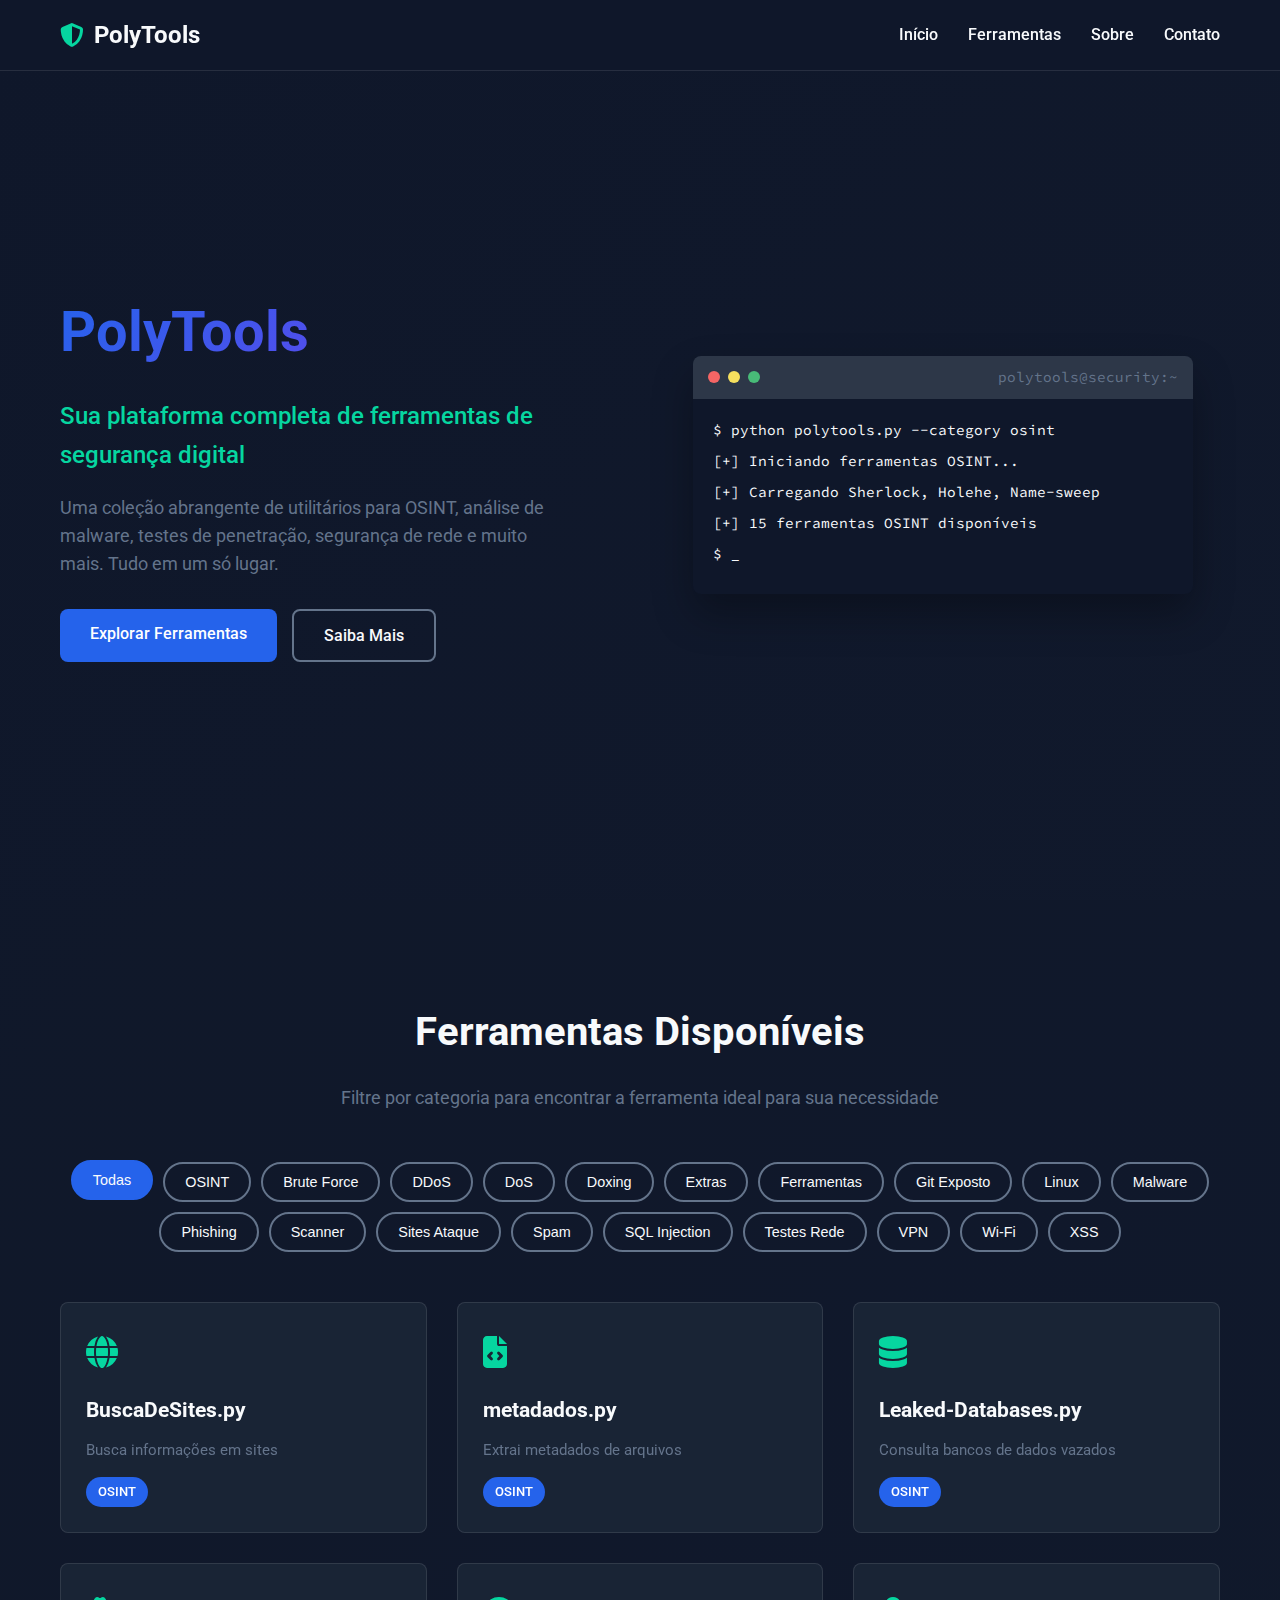
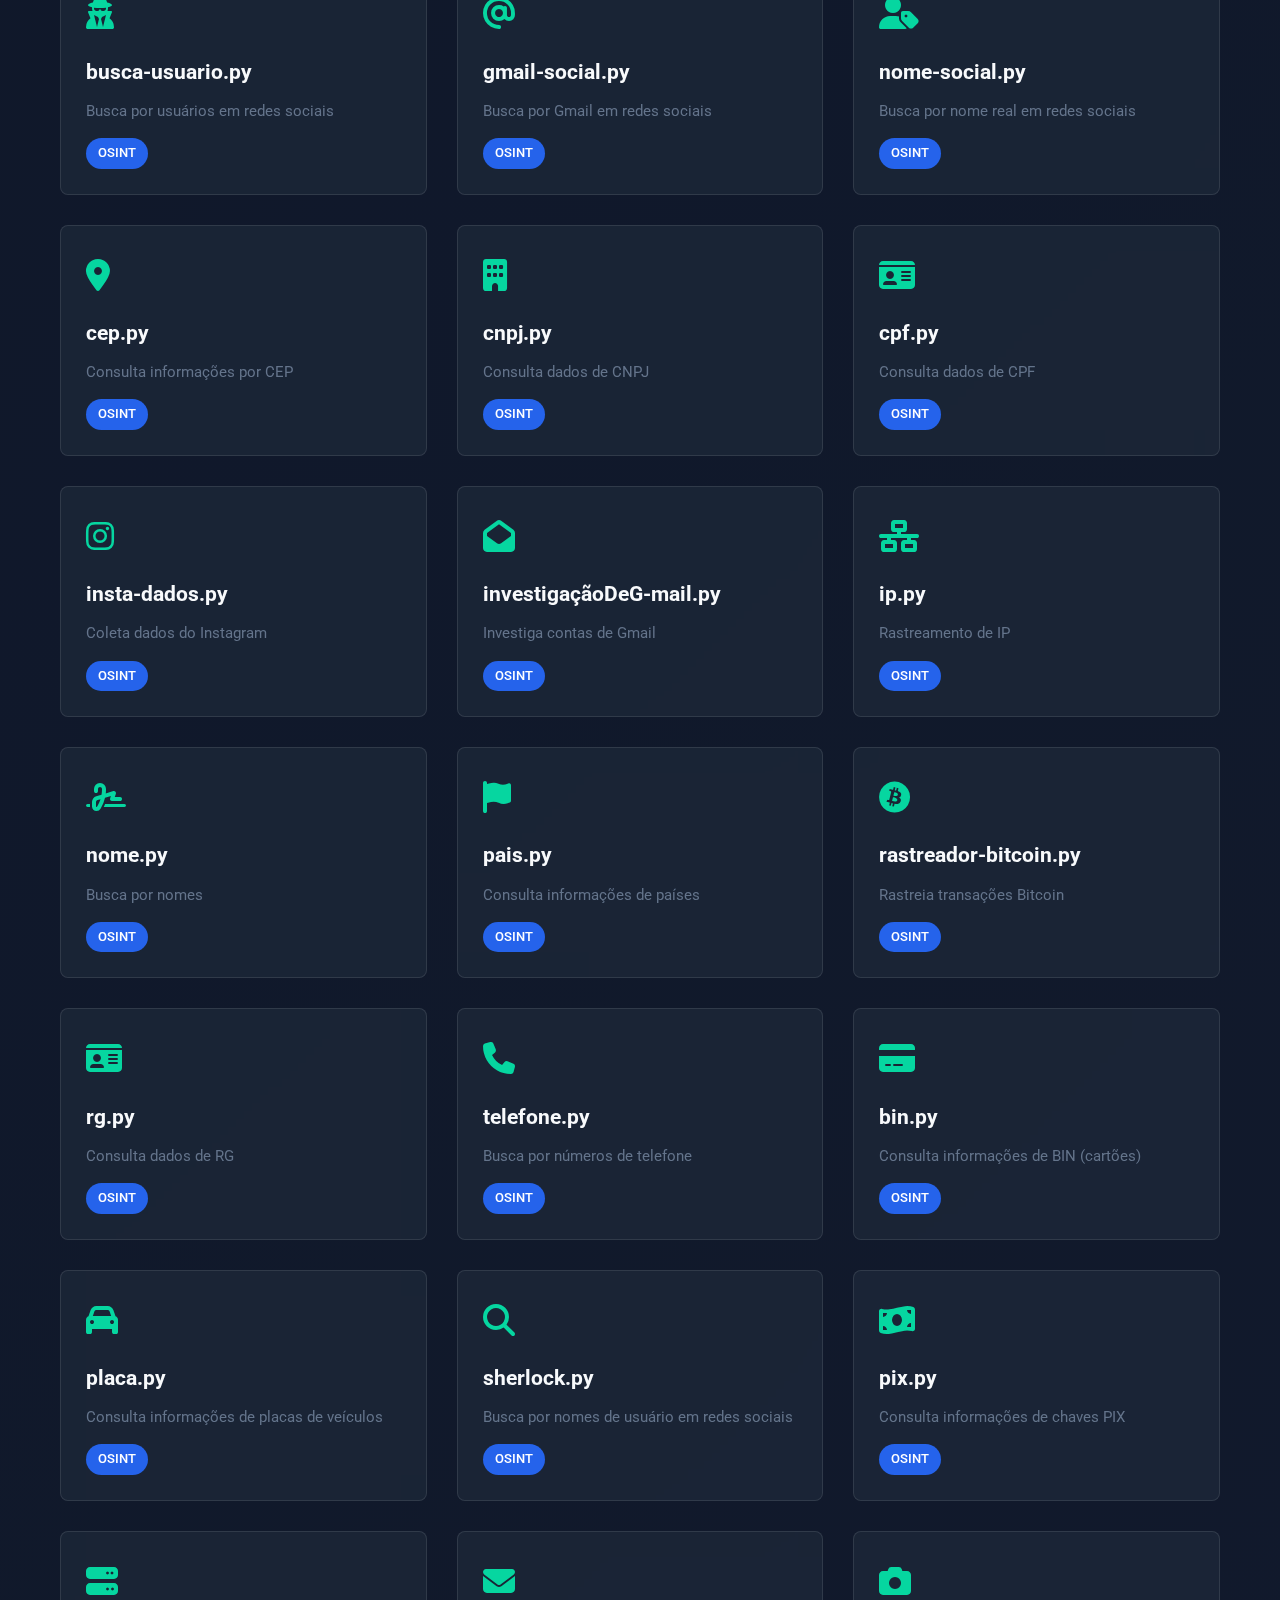
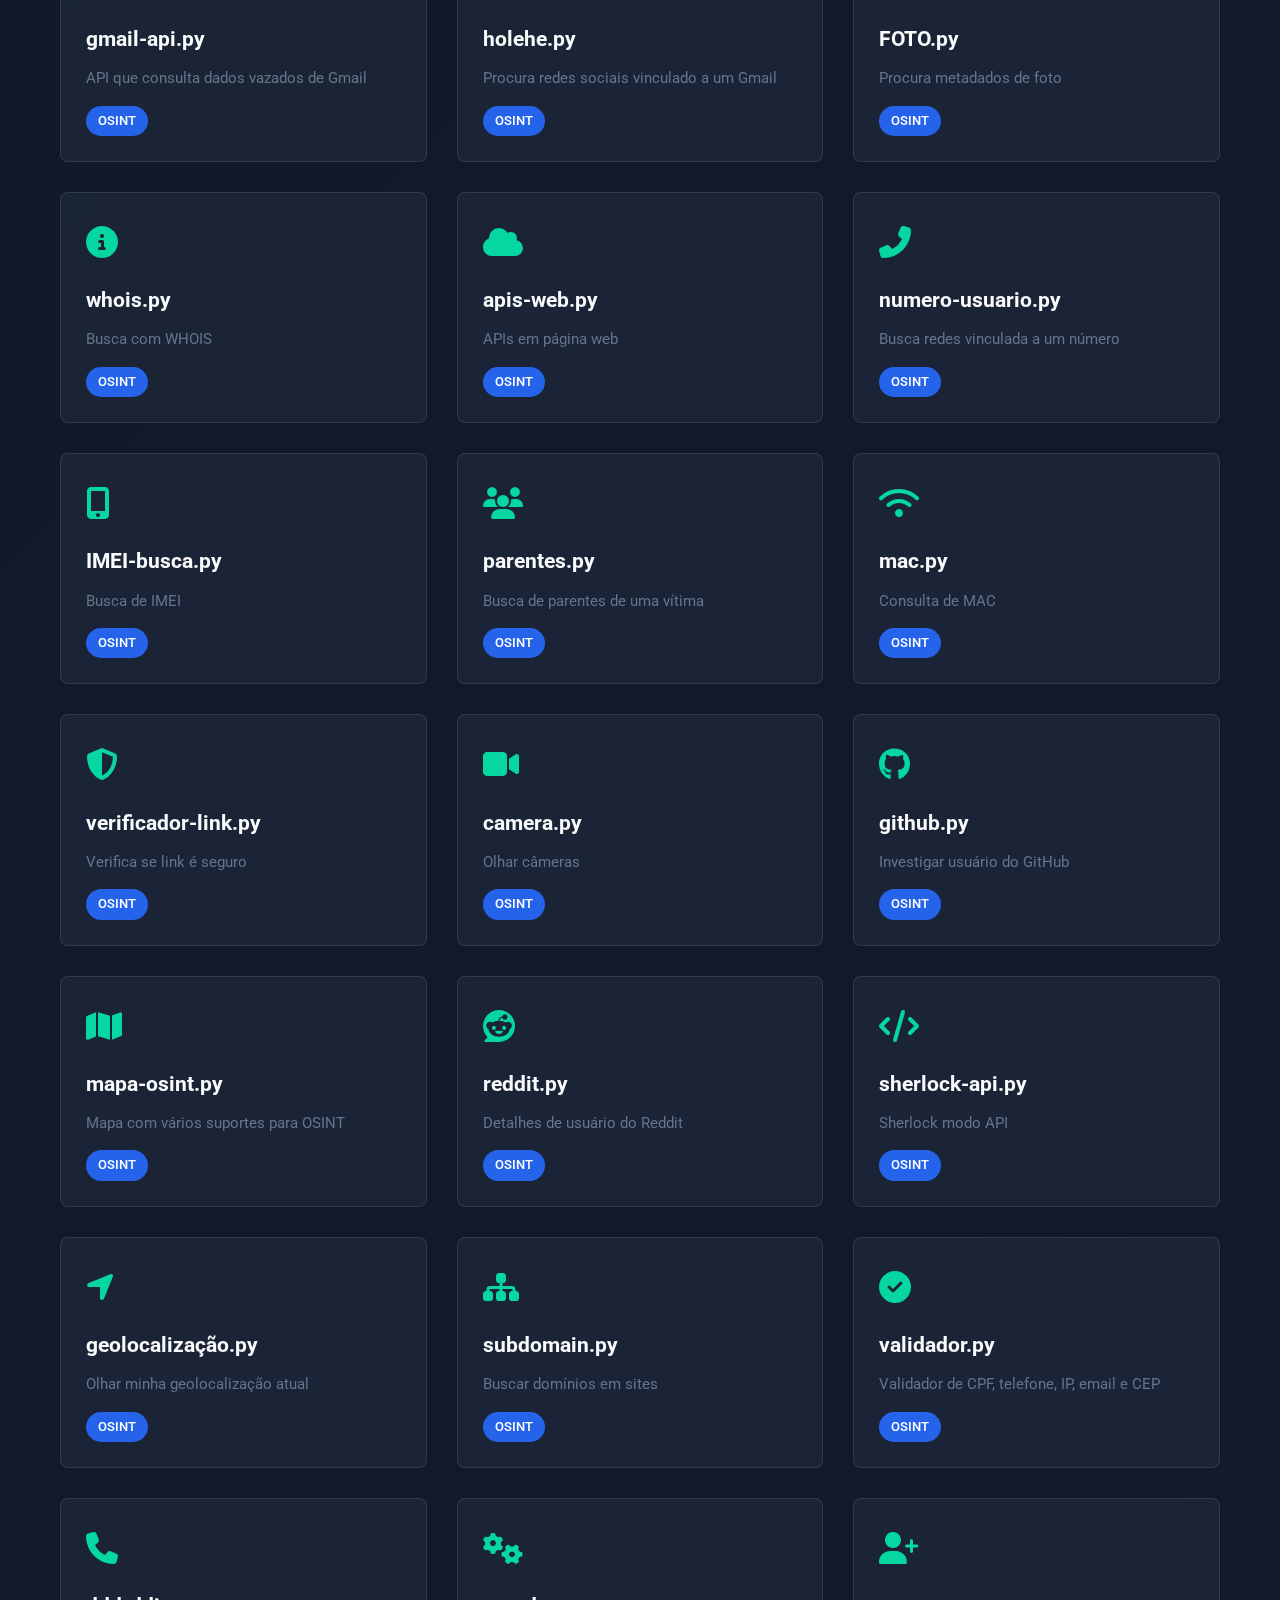
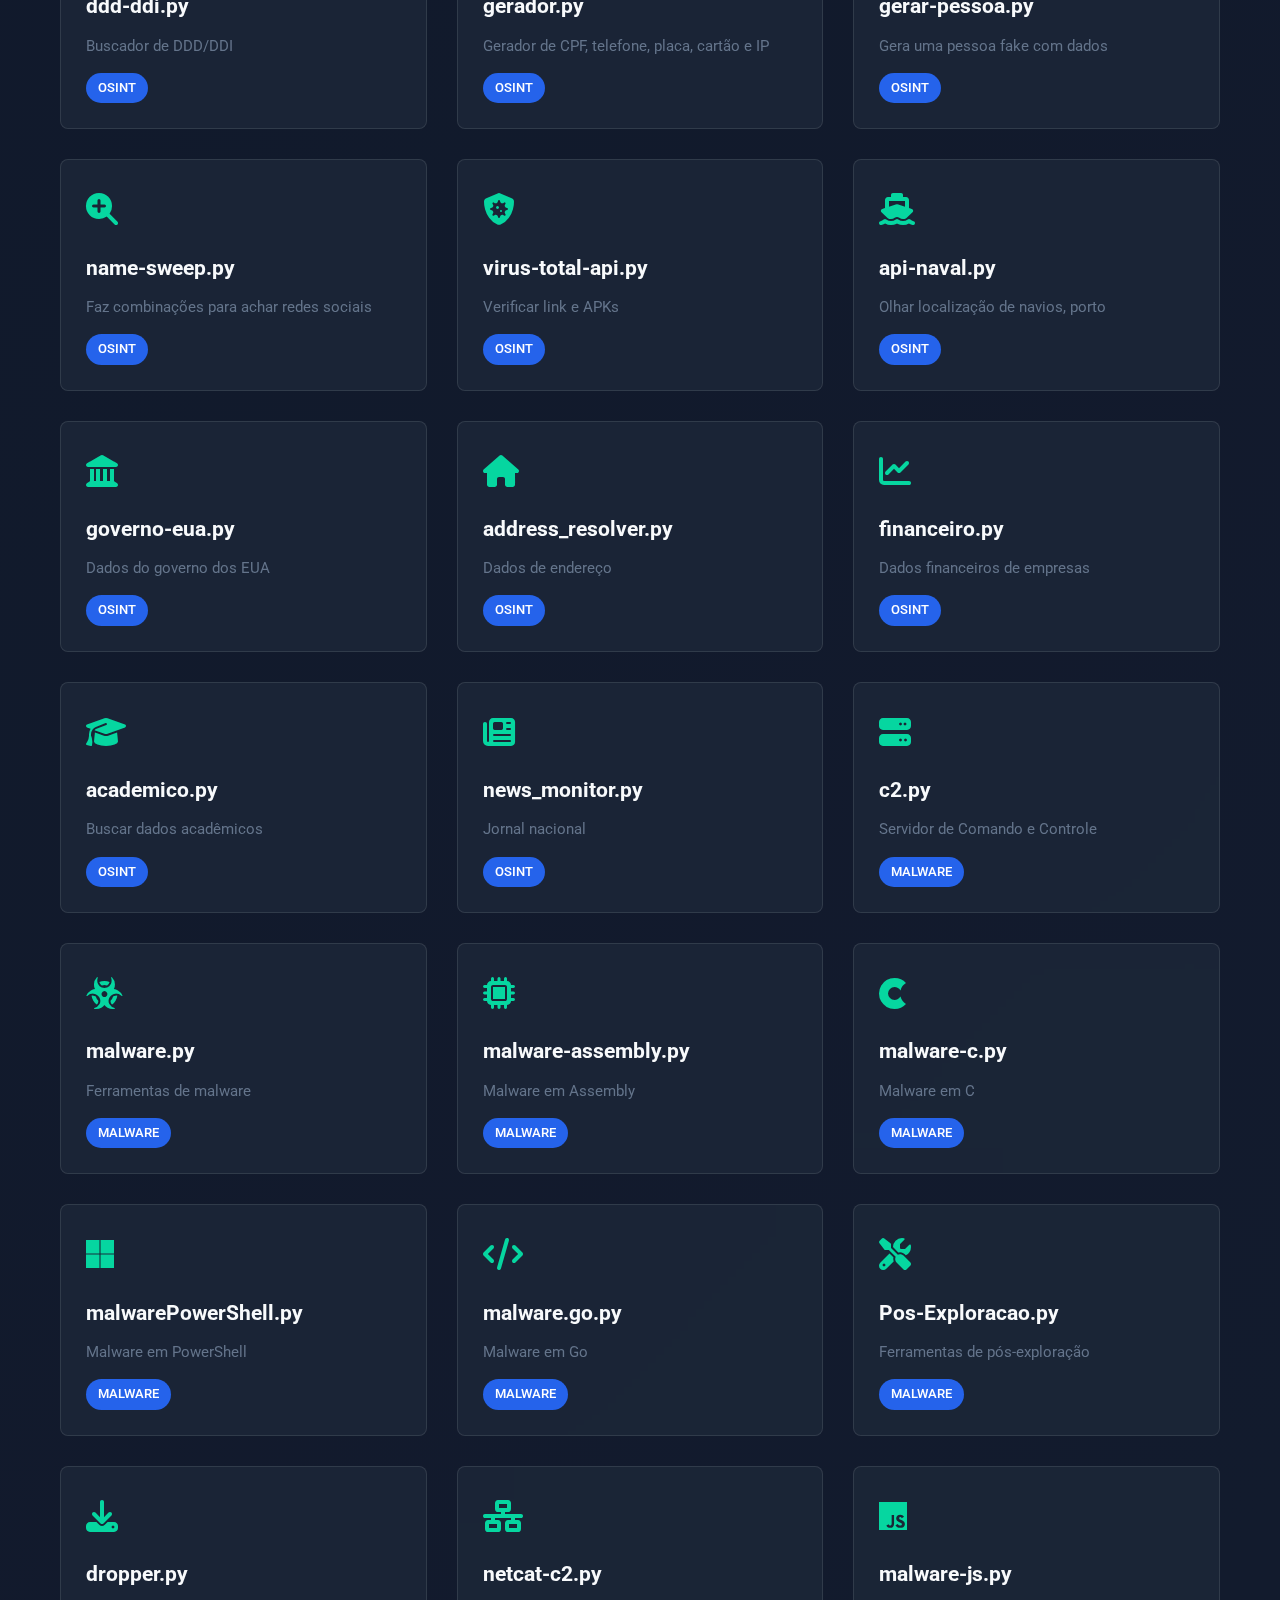
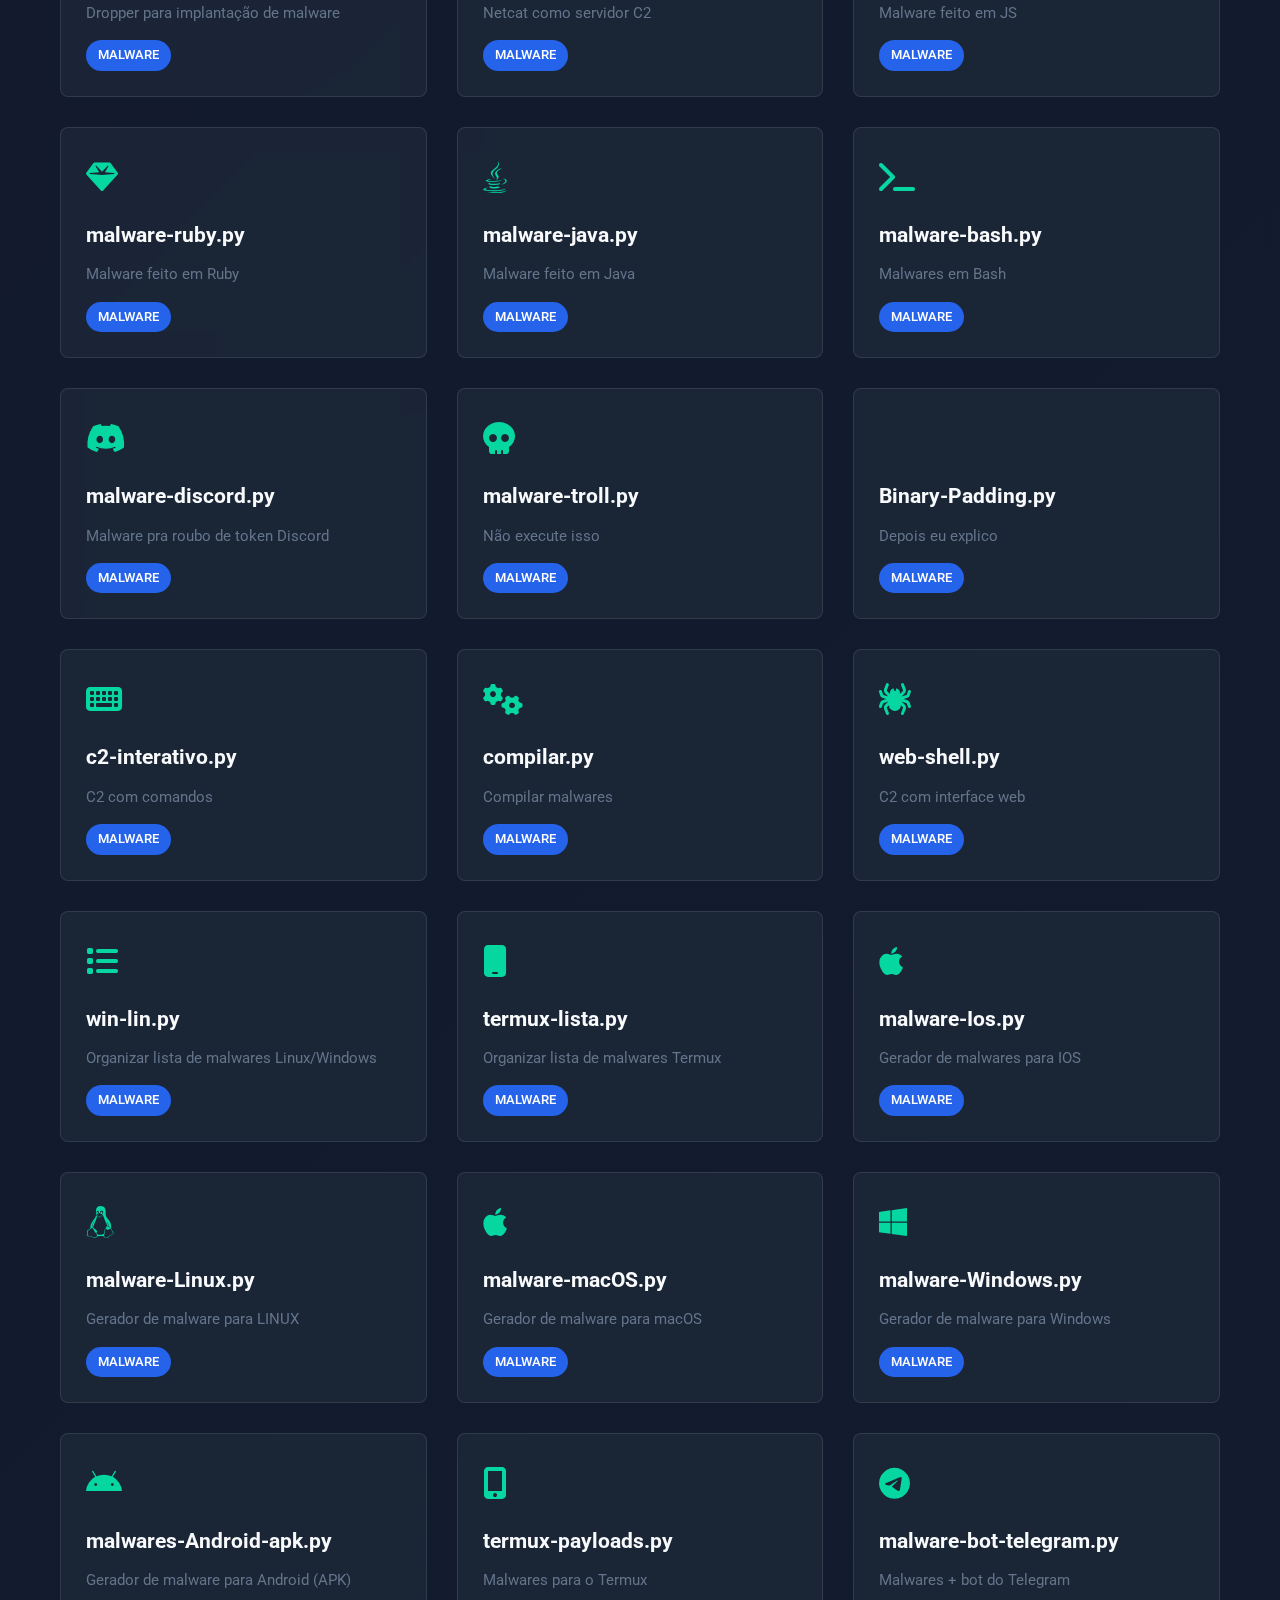
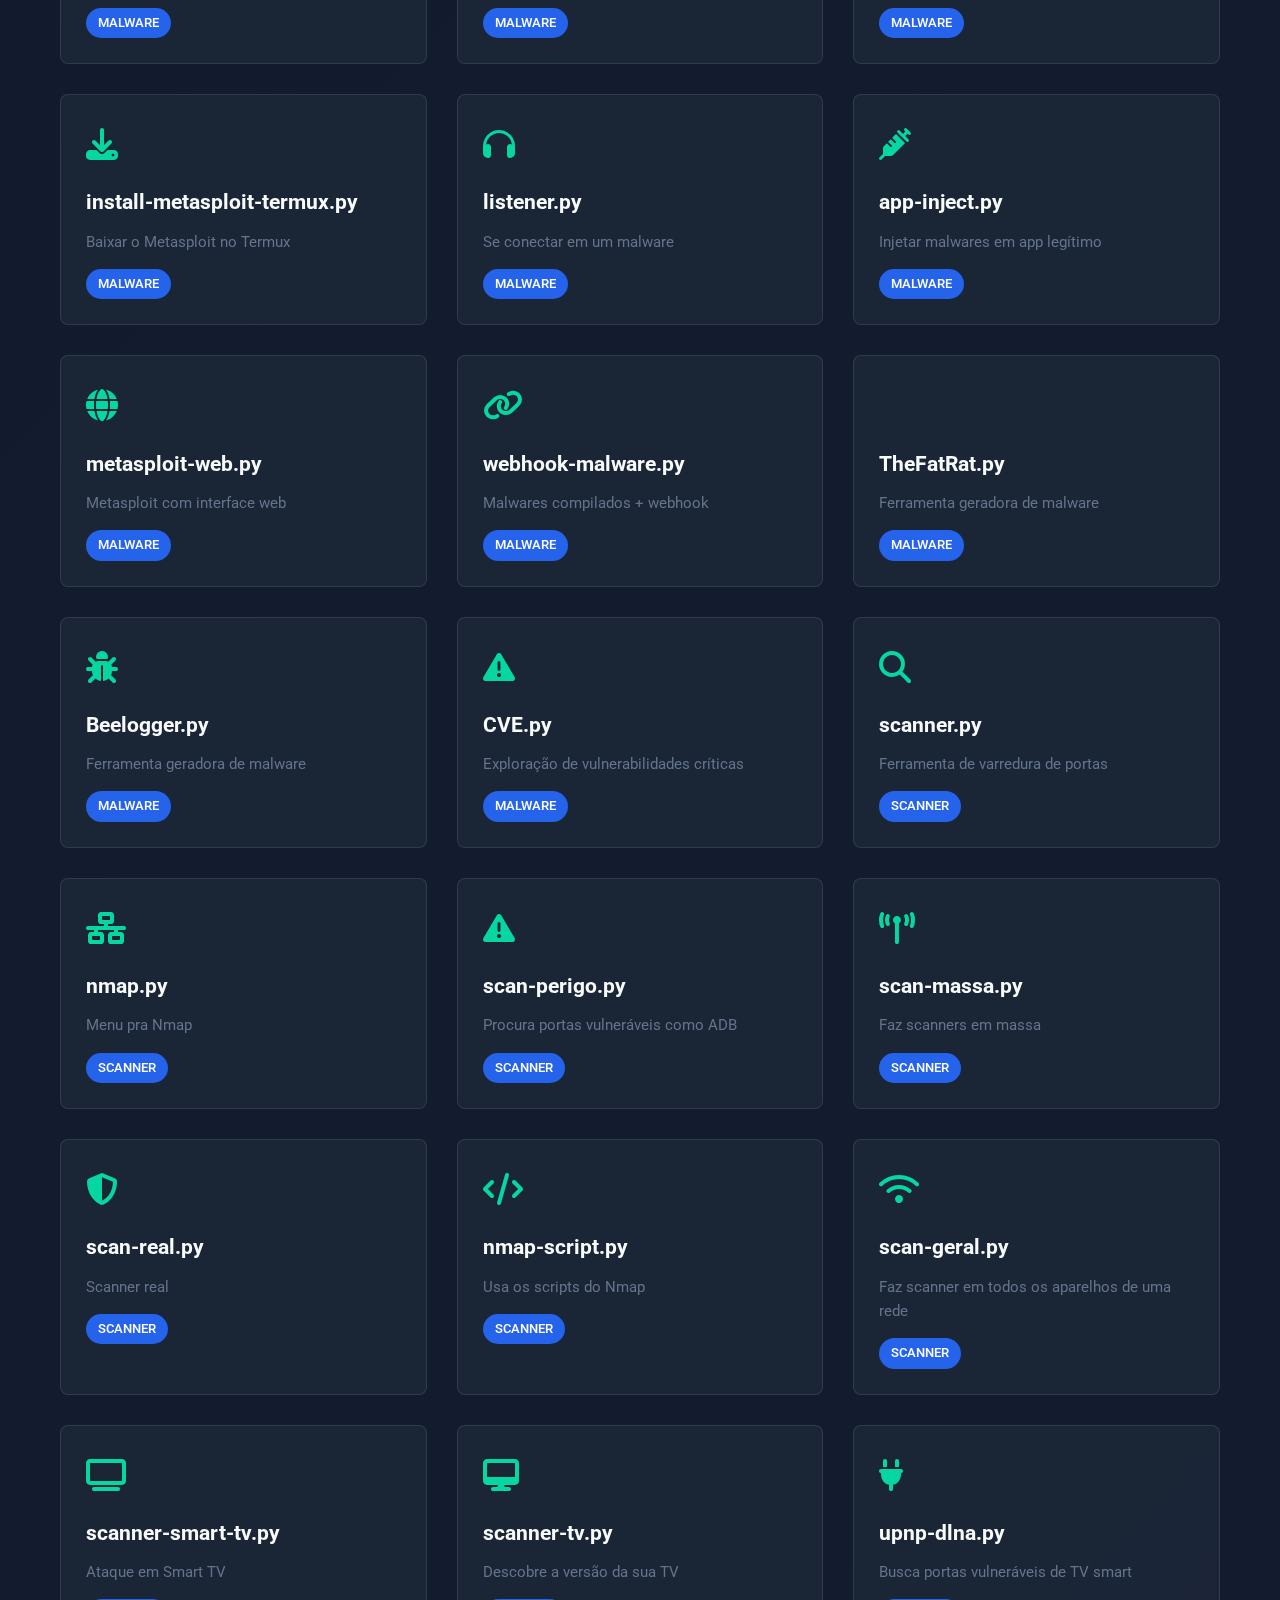
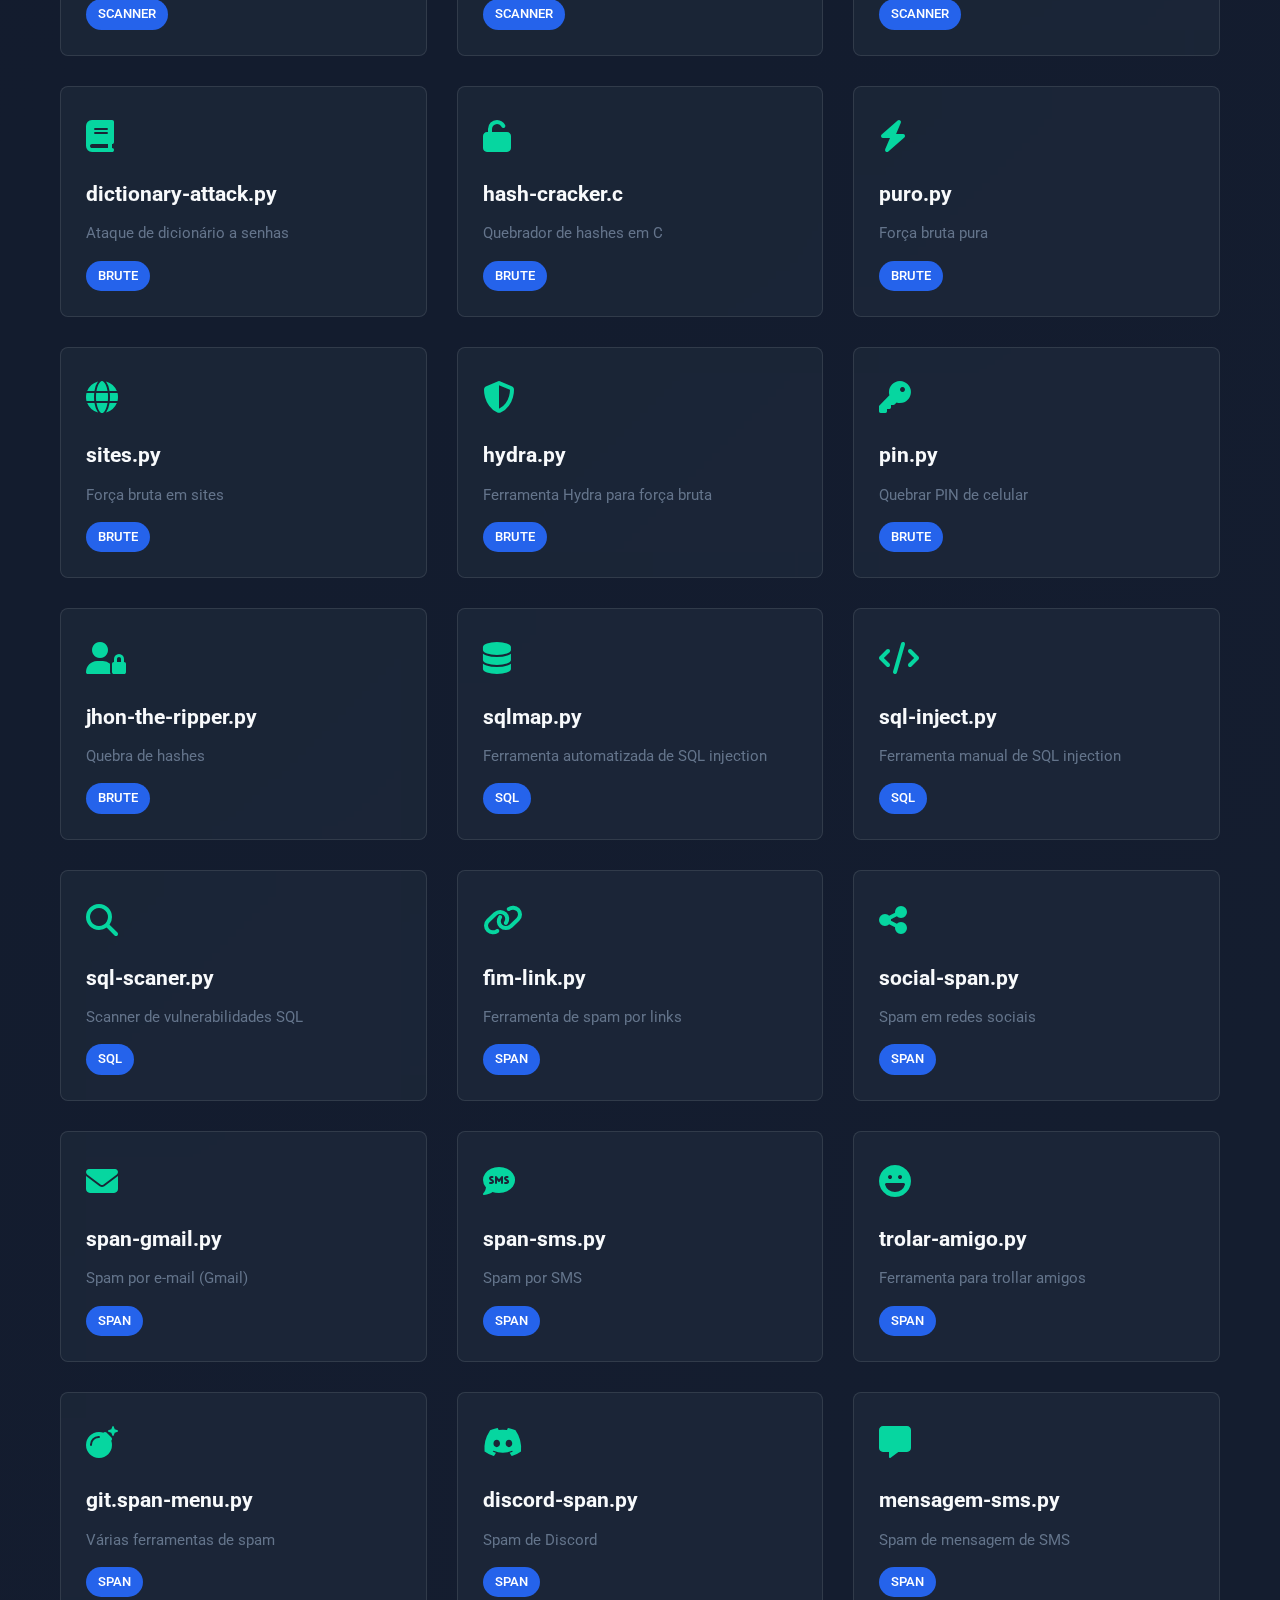
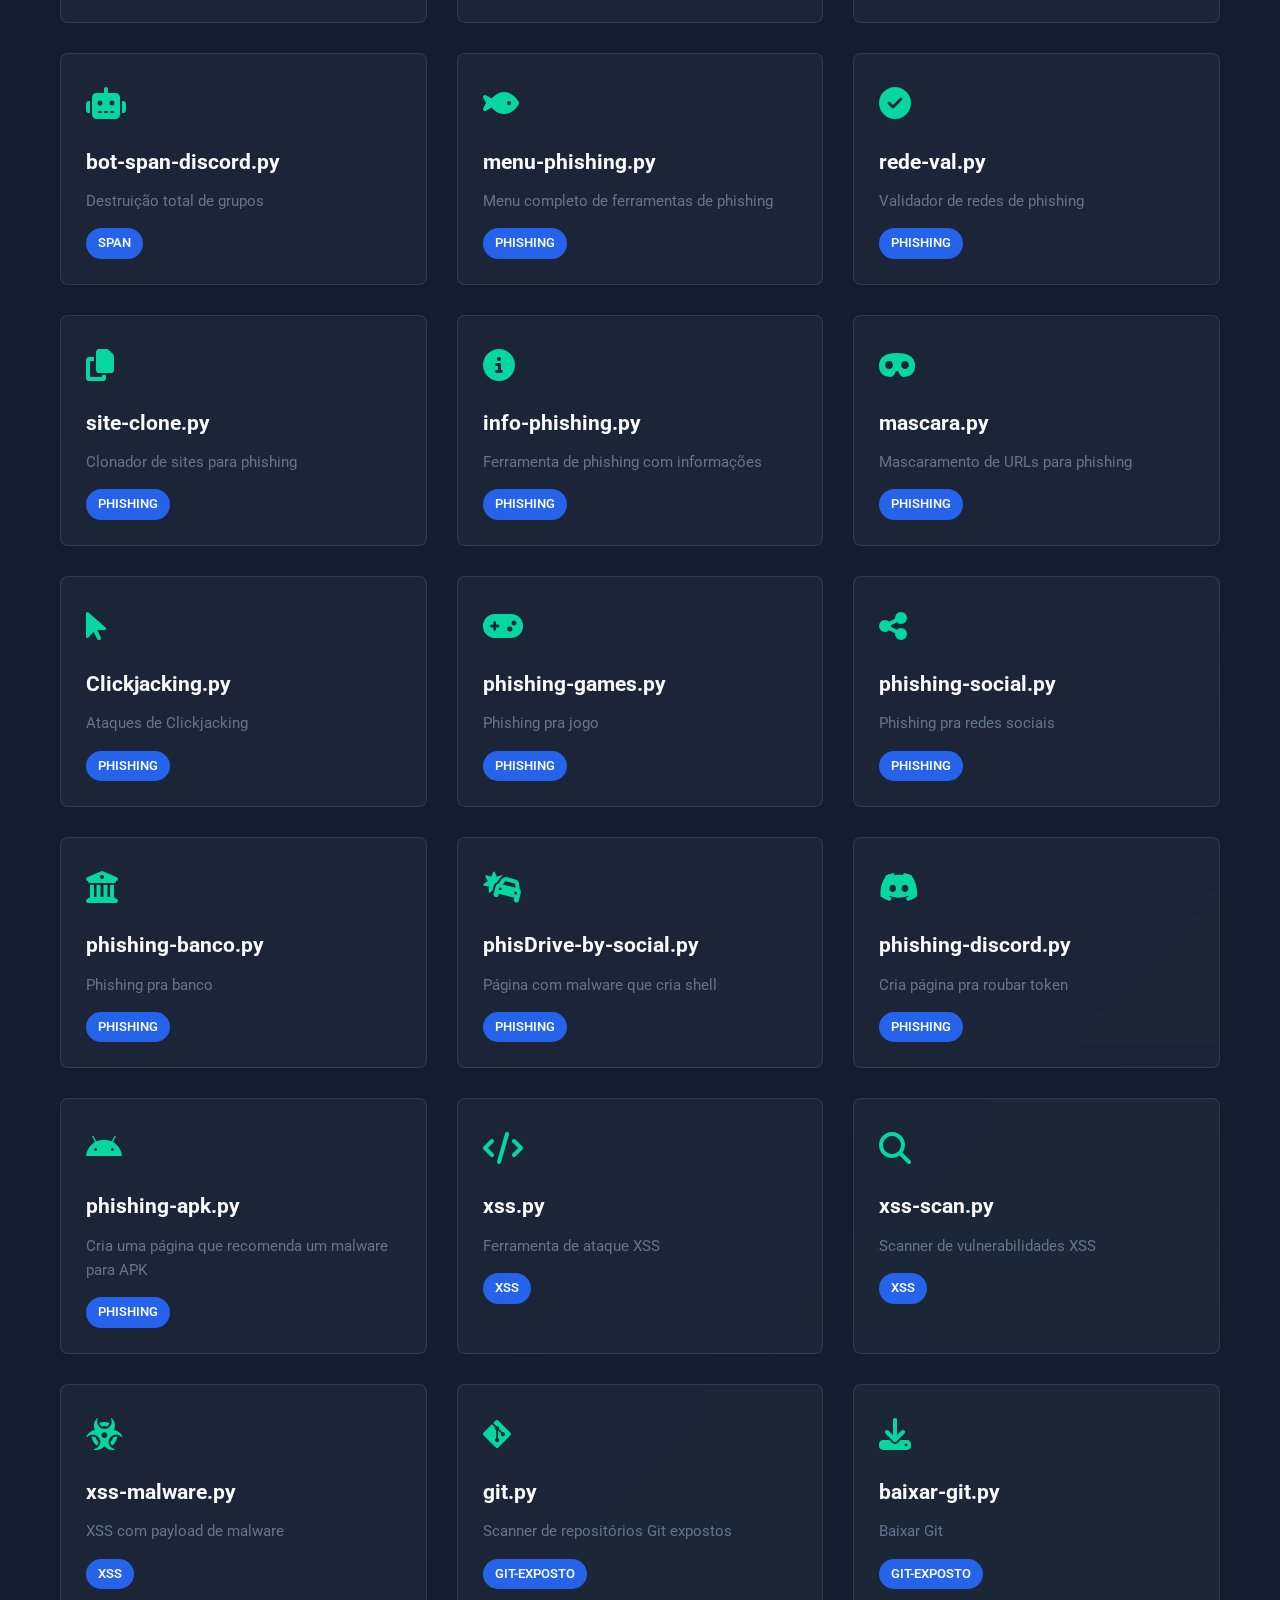
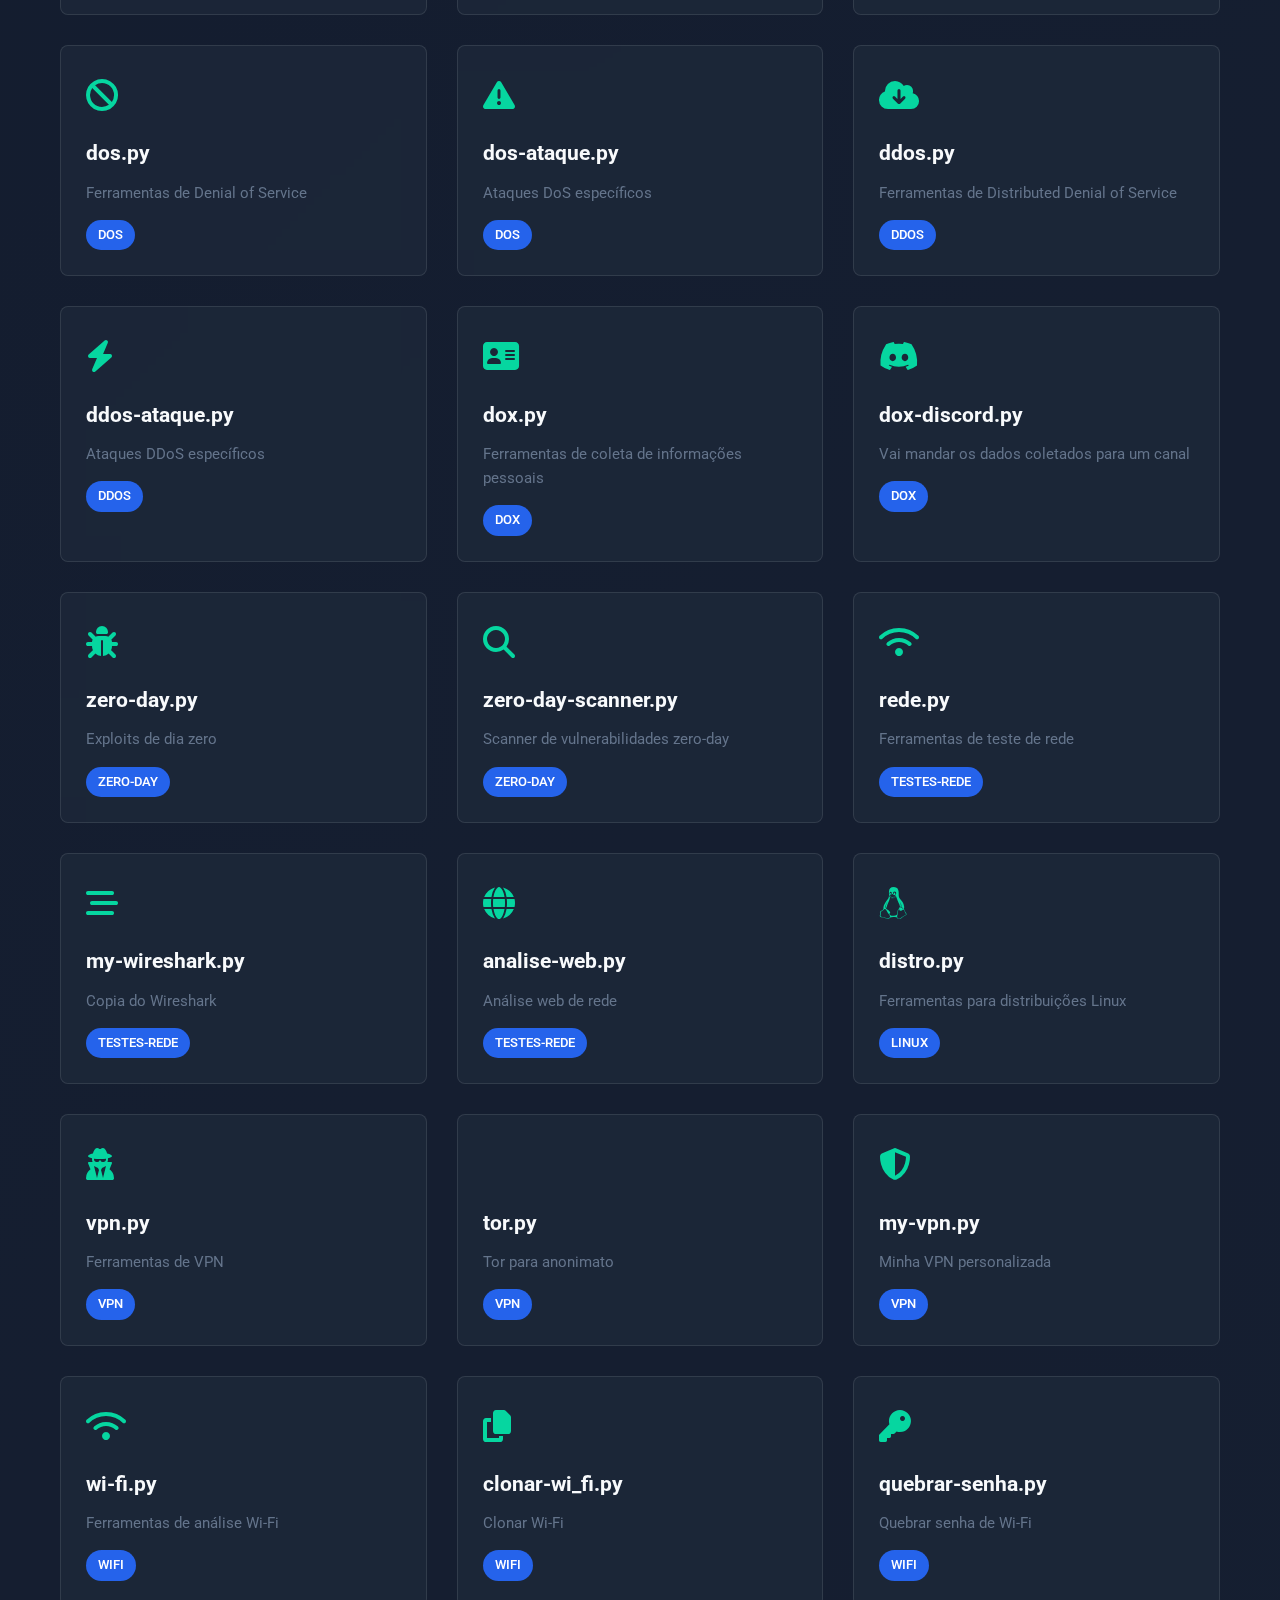
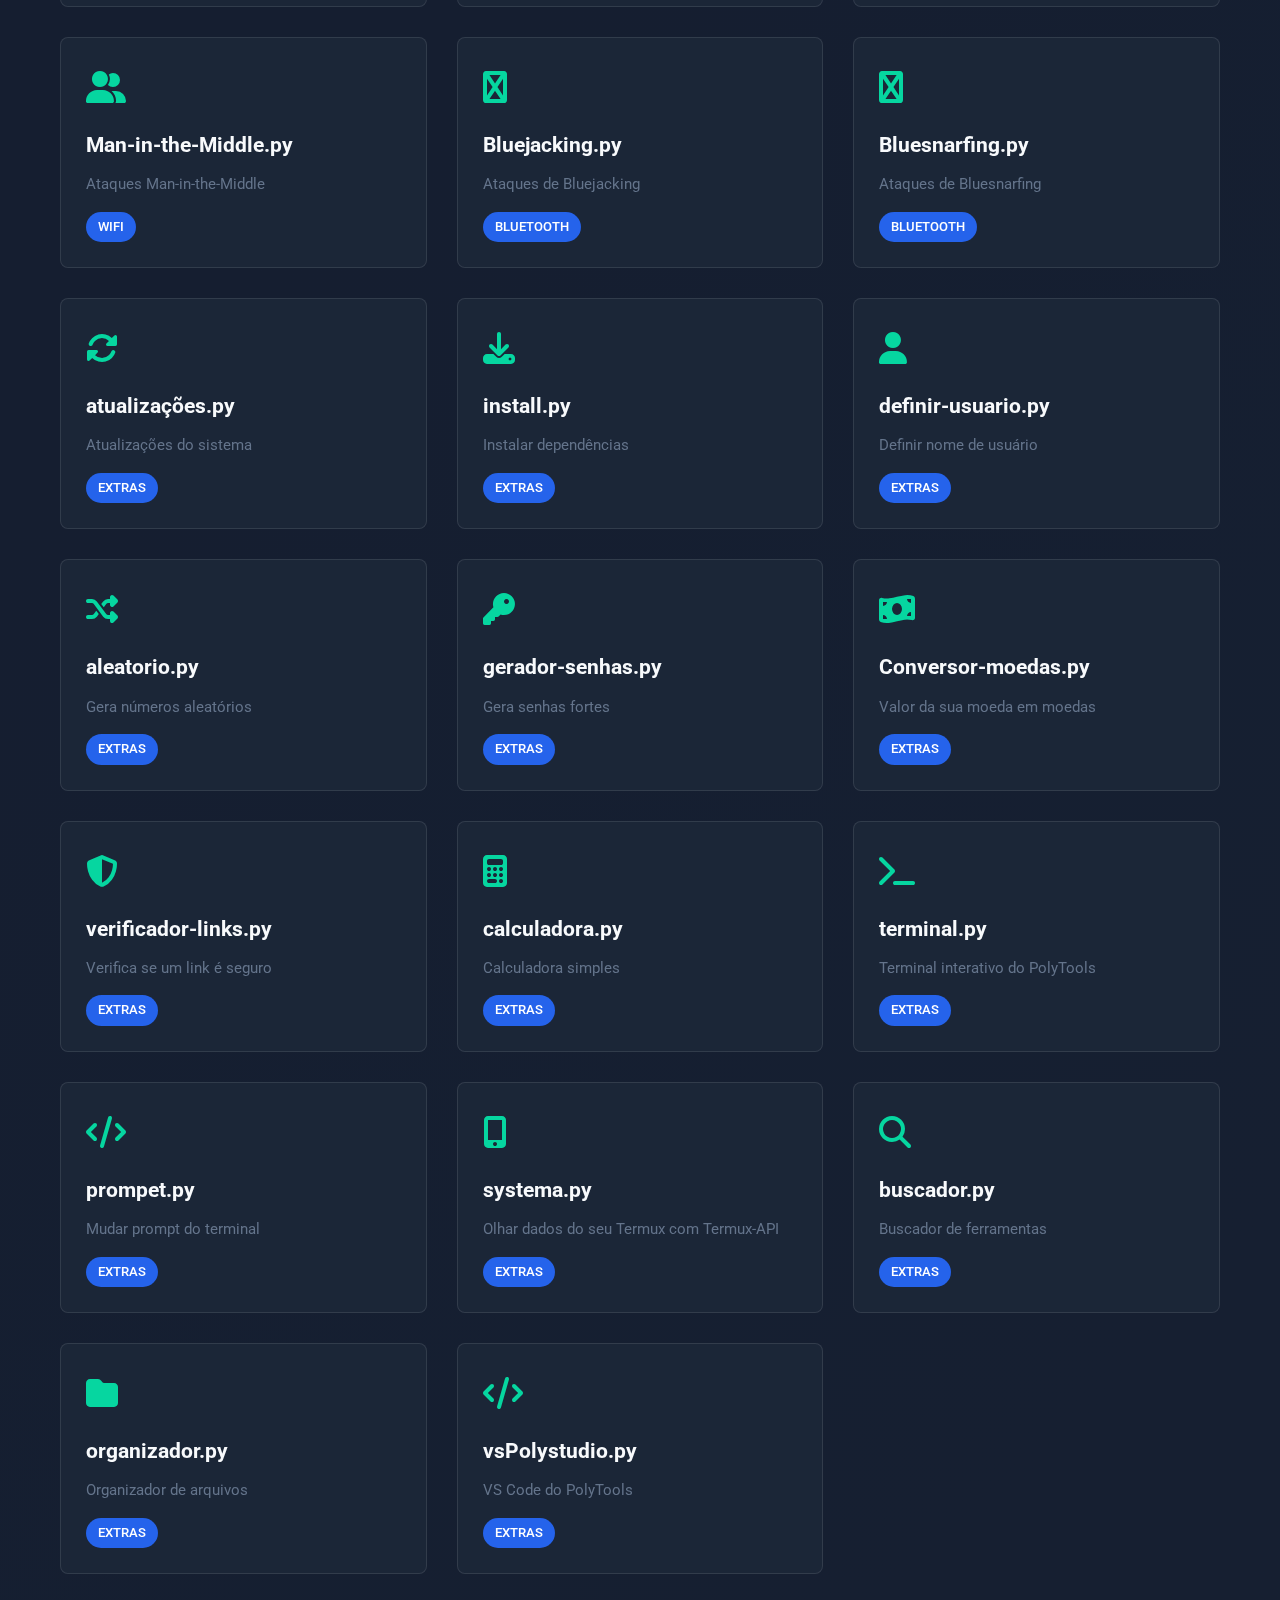
<file: index.html>
<!DOCTYPE html>
<html lang="pt-BR">
<head>
    <meta charset="UTF-8">
    <meta name="viewport" content="width=device-width, initial-scale=1.0">
    <title>PolyTools - Ferramentas de Segurança Digital</title>
    <link rel="stylesheet" href="css/style.css">
    <link href="https://fonts.googleapis.com/css2?family=Roboto:wght@300;400;500;700&family=Source+Code+Pro:wght@400;600&display=swap" rel="stylesheet">
    <link rel="stylesheet" href="https://cdnjs.cloudflare.com/ajax/libs/font-awesome/6.4.0/css/all.min.css">
</head>
<body>
    <!-- Header -->
    <header>
        <nav class="navbar">
            <div class="nav-container">
                <div class="nav-logo">
                    <i class="fas fa-shield-alt"></i>
                    <span>PolyTools</span>
                </div>
                <ul class="nav-menu">
                    <li class="nav-item">
                        <a href="#home" class="nav-link">Início</a>
                    </li>
                    <li class="nav-item">
                        <a href="#tools" class="nav-link">Ferramentas</a>
                    </li>
                    <li class="nav-item">
                        <a href="#about" class="nav-link">Sobre</a>
                    </li>
                    <li class="nav-item">
                        <a href="#contact" class="nav-link">Contato</a>
                    </li>
                </ul>
                <div class="hamburger">
                    <span class="bar"></span>
                    <span class="bar"></span>
                    <span class="bar"></span>
                </div>
            </div>
        </nav>
    </header>

    <!-- Hero Section -->
    <section id="home" class="hero">
        <div class="hero-content">
            <h1 class="hero-title">PolyTools</h1>
            <p class="hero-subtitle">Sua plataforma completa de ferramentas de segurança digital</p>
            <p class="hero-description">
                Uma coleção abrangente de utilitários para OSINT, análise de malware, testes de penetração, 
                segurança de rede e muito mais. Tudo em um só lugar.
            </p>
            <div class="hero-buttons">
                <a href="#tools" class="btn btn-primary">Explorar Ferramentas</a>
                <a href="#about" class="btn btn-secondary">Saiba Mais</a>
            </div>
        </div>
        <div class="hero-visual">
            <div class="terminal-window">
                <div class="terminal-header">
                    <div class="terminal-buttons">
                        <span class="terminal-btn close"></span>
                        <span class="terminal-btn minimize"></span>
                        <span class="terminal-btn maximize"></span>
                    </div>
                    <div class="terminal-title">polytools@security:~</div>
                </div>
                <div class="terminal-body">
                    <div class="terminal-line">$ python polytools.py --category osint</div>
                    <div class="terminal-line">[+] Iniciando ferramentas OSINT...</div>
                    <div class="terminal-line">[+] Carregando Sherlock, Holehe, Name-sweep</div>
                    <div class="terminal-line">[+] 15 ferramentas OSINT disponíveis</div>
                    <div class="terminal-line blinking">$ _</div>
                </div>
            </div>
        </div>
    </section>

    <!-- Tools Section -->
    <section id="tools" class="tools-section">
        <div class="container">
            <h2 class="section-title">Ferramentas Disponíveis</h2>
            <p class="section-subtitle">Filtre por categoria para encontrar a ferramenta ideal para sua necessidade</p>
            
            <!-- Filter Buttons -->
            <div class="filter-buttons">
                <button class="filter-btn active" data-filter="all">Todas</button>
                <button class="filter-btn" data-filter="osint">OSINT</button>
                <button class="filter-btn" data-filter="brute">Brute Force</button>
                <button class="filter-btn" data-filter="ddos">DDoS</button>
                <button class="filter-btn" data-filter="dos">DoS</button>
                <button class="filter-btn" data-filter="dox">Doxing</button>
                <button class="filter-btn" data-filter="extras">Extras</button>
                <button class="filter-btn" data-filter="ferramentas">Ferramentas</button>
                <button class="filter-btn" data-filter="git-exposto">Git Exposto</button>
                <button class="filter-btn" data-filter="linux">Linux</button>
                <button class="filter-btn" data-filter="malware">Malware</button>
                <button class="filter-btn" data-filter="phishing">Phishing</button>
                <button class="filter-btn" data-filter="scanner">Scanner</button>
                <button class="filter-btn" data-filter="sites-ataque">Sites Ataque</button>
                <button class="filter-btn" data-filter="spam">Spam</button>
                <button class="filter-btn" data-filter="sql">SQL Injection</button>
                <button class="filter-btn" data-filter="testes-rede">Testes Rede</button>
                <button class="filter-btn" data-filter="vpn">VPN</button>
                <button class="filter-btn" data-filter="wifi">Wi-Fi</button>
                <button class="filter-btn" data-filter="xss">XSS</button>
            </div>
            
            <!-- Tools Grid -->
            <div class="tools-grid" id="toolsGrid">
                <!-- Tools will be populated by JavaScript -->
            </div>
        </div>
    </section>

    <!-- About Section -->
    <section id="about" class="about-section">
        <div class="container">
            <h2 class="section-title">Sobre o PolyTools</h2>
            <div class="about-content">
                <div class="about-text">
                    <p>
                        O PolyTools é uma plataforma abrangente que reúne diversas ferramentas de segurança digital 
                        em uma interface unificada e acessível. Desenvolvido para profissionais de segurança, 
                        pesquisadores e entusiastas, o projeto visa simplificar o acesso a utilitários essenciais 
                        para diversas áreas da segurança cibernética.
                    </p>
                    <p>
                        Com uma arquitetura modular, o PolyTools permite que você execute ferramentas específicas 
                        para suas necessidades, seja para testes de penetração, análise de malware, investigação 
                        OSINT ou segurança de redes.
                    </p>
                    <div class="features">
                        <div class="feature">
                            <i class="fas fa-code"></i>
                            <h3>Multiplataforma</h3>
                            <p>Compatível com Windows, Linux e Termux</p>
                        </div>
                        <div class="feature">
                            <i class="fas fa-shield-alt"></i>
                            <h3>Segurança</h3>
                            <p>Ferramentas validadas e atualizadas</p>
                        </div>
                        <div class="feature">
                            <i class="fas fa-sync-alt"></i>
                            <h3>Atualizações</h3>
                            <p>Manutenção constante do repositório</p>
                        </div>
                    </div>
                </div>
                <div class="about-visual">
                    <div class="code-window">
                        <div class="code-header">
                            <span>polytools.py</span>
                        </div>
                        <div class="code-body">
                            <pre><code class="python">def main():
    print("PolyTools - Security Toolkit")
    categories = get_categories()
    
    while True:
        show_menu(categories)
        choice = get_user_input()
        
        if choice == 'exit':
            break
            
        tool = select_tool(choice)
        if tool:
            execute_tool(tool)</code></pre>
                        </div>
                    </div>
                </div>
            </div>
        </div>
    </section>

    <!-- Contact Section -->
    <section id="contact" class="contact-section">
        <div class="container">
            <h2 class="section-title">Contato</h2>
            <div class="contact-content">
                <div class="contact-info">
                    <h3>Entre em Contato</h3>
                    <p>Para dúvidas, sugestões ou reportar problemas com as ferramentas.</p>
                    <div class="contact-item">
                        <i class="fas fa-envelope"></i>
                        <span>erikSlava@proton.me</span>
                    </div>
                    <div class="contact-item">
                        <i class="fas fa-user"></i>
                        <span>Idade: 17 anos</span>
                    </div>
                    <div class="contact-item">
                        <i class="fab fa-instagram"></i>
                        <span>Instagram: @PolyTools49</span>
                    </div>
                </div>
                <div class="contact-form">
                    <form id="contactForm">
                        <div class="form-group">
                            <label for="name">Nome</label>
                            <input type="text" id="name" required>
                        </div>
                        <div class="form-group">
                            <label for="email">E-mail</label>
                            <input type="email" id="email" required>
                        </div>
                        <div class="form-group">
                            <label for="subject">Assunto</label>
                            <input type="text" id="subject" required>
                        </div>
                        <div class="form-group">
                            <label for="message">Mensagem</label>
                            <textarea id="message" rows="5" required></textarea>
                        </div>
                        <button type="submit" class="btn btn-primary">Enviar Mensagem</button>
                    </form>
                </div>
            </div>
        </div>
    </section>

    <!-- Footer -->
    <footer class="footer">
        <div class="container">
            <div class="footer-content">
                <div class="footer-logo">
                    <i class="fas fa-shield-alt"></i>
                    <span>PolyTools</span>
                </div>
                <p class="footer-text">Ferramentas de segurança para profissionais e entusiastas</p>
                <div class="footer-social">
                    <a href="#" class="social-link"><i class="fab fa-github"></i></a>
                    <a href="#" class="social-link"><i class="fab fa-instagram"></i></a>
                    <a href="#" class="social-link"><i class="fab fa-twitter"></i></a>
                </div>
                <p class="footer-copy">&copy; 2024 PolyTools. Todos os direitos reservados.</p>
            </div>
        </div>
    </footer>

    <script src="js/script.js"></script>
</body>
</html>
</file>
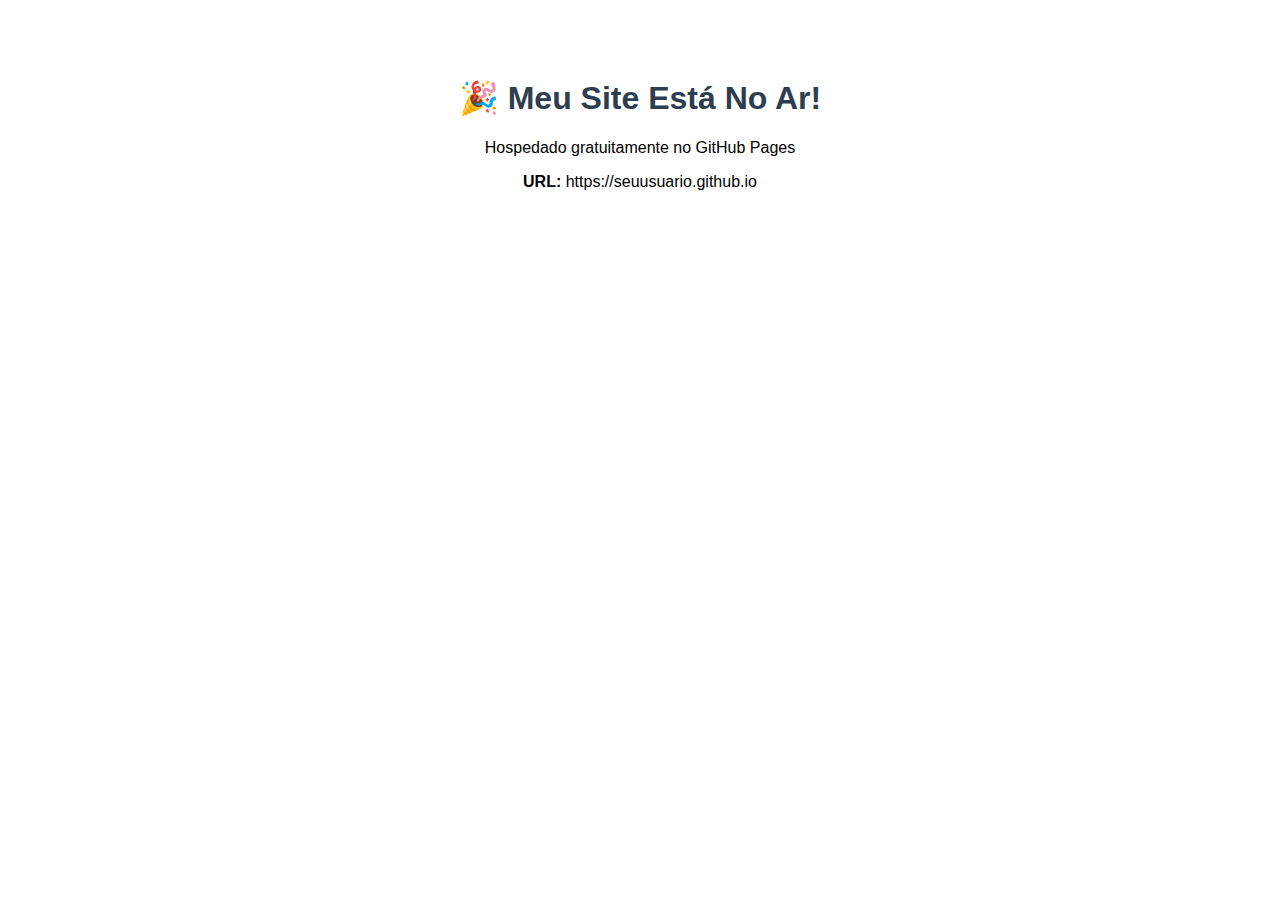
<file: indedx.html>
<!DOCTYPE html>
<html>
<head>
    <title>Meu Site Incrível</title>
    <style>
        body { 
            font-family: Arial; 
            text-align: center;
            padding: 50px;
        }
        h1 { color: #2c3e50; }
    </style>
</head>
<body>
    <h1>🎉 Meu Site Está No Ar!</h1>
    <p>Hospedado gratuitamente no GitHub Pages</p>
    <p><strong>URL:</strong> https://seuusuario.github.io</p>
</body>
</html>
</file>
<file: css/style.css>
/* Reset e configurações gerais */
* {
    margin: 0;
    padding: 0;
    box-sizing: border-box;
}

:root {
    --primary-color: #2563eb;
    --primary-dark: #1d4ed8;
    --secondary-color: #7c3aed;
    --accent-color: #06d6a0;
    --dark-color: #1e293b;
    --darker-color: #0f172a;
    --light-color: #f8fafc;
    --gray-color: #64748b;
    --border-radius: 8px;
    --box-shadow: 0 4px 6px -1px rgba(0, 0, 0, 0.1), 0 2px 4px -1px rgba(0, 0, 0, 0.06);
    --transition: all 0.3s ease;
}

body {
    font-family: 'Roboto', sans-serif;
    line-height: 1.6;
    color: var(--light-color);
    background: linear-gradient(135deg, var(--darker-color) 0%, var(--dark-color) 100%);
    overflow-x: hidden;
}

.container {
    max-width: 1200px;
    margin: 0 auto;
    padding: 0 20px;
}

/* Header e Navegação */
.navbar {
    background: rgba(15, 23, 42, 0.9);
    backdrop-filter: blur(10px);
    position: fixed;
    top: 0;
    width: 100%;
    z-index: 1000;
    border-bottom: 1px solid rgba(255, 255, 255, 0.1);
}

.nav-container {
    max-width: 1200px;
    margin: 0 auto;
    padding: 0 20px;
    display: flex;
    justify-content: space-between;
    align-items: center;
    height: 70px;
}

.nav-logo {
    display: flex;
    align-items: center;
    font-size: 1.5rem;
    font-weight: 700;
    color: var(--light-color);
}

.nav-logo i {
    margin-right: 10px;
    color: var(--accent-color);
}

.nav-menu {
    display: flex;
    list-style: none;
}

.nav-item {
    margin-left: 30px;
}

.nav-link {
    color: var(--light-color);
    text-decoration: none;
    font-weight: 500;
    transition: var(--transition);
    position: relative;
}

.nav-link:hover {
    color: var(--accent-color);
}

.nav-link::after {
    content: '';
    position: absolute;
    bottom: -5px;
    left: 0;
    width: 0;
    height: 2px;
    background: var(--accent-color);
    transition: var(--transition);
}

.nav-link:hover::after {
    width: 100%;
}

.hamburger {
    display: none;
    cursor: pointer;
}

.bar {
    display: block;
    width: 25px;
    height: 3px;
    margin: 5px auto;
    background-color: var(--light-color);
    transition: var(--transition);
}

/* Hero Section */
.hero {
    min-height: 100vh;
    display: flex;
    align-items: center;
    padding: 100px 20px 50px;
    max-width: 1200px;
    margin: 0 auto;
    gap: 50px;
}

.hero-content {
    flex: 1;
}

.hero-title {
    font-size: 3.5rem;
    font-weight: 700;
    margin-bottom: 20px;
    background: linear-gradient(135deg, var(--primary-color), var(--secondary-color));
    -webkit-background-clip: text;
    -webkit-text-fill-color: transparent;
    background-clip: text;
}

.hero-subtitle {
    font-size: 1.5rem;
    color: var(--accent-color);
    margin-bottom: 20px;
    font-weight: 500;
}

.hero-description {
    font-size: 1.1rem;
    color: var(--gray-color);
    margin-bottom: 30px;
    max-width: 500px;
}

.hero-stats {
    display: flex;
    gap: 30px;
    margin-bottom: 30px;
}

.stat {
    text-align: center;
}

.stat-number {
    display: block;
    font-size: 2rem;
    font-weight: 700;
    color: var(--accent-color);
}

.stat-label {
    font-size: 0.9rem;
    color: var(--gray-color);
}

.hero-buttons {
    display: flex;
    gap: 15px;
}

.btn {
    display: inline-block;
    padding: 12px 30px;
    border-radius: var(--border-radius);
    text-decoration: none;
    font-weight: 500;
    transition: var(--transition);
    border: none;
    cursor: pointer;
    font-size: 1rem;
}

.btn-primary {
    background: var(--primary-color);
    color: white;
}

.btn-primary:hover {
    background: var(--primary-dark);
    transform: translateY(-2px);
    box-shadow: var(--box-shadow);
}

.btn-secondary {
    background: transparent;
    color: var(--light-color);
    border: 2px solid var(--gray-color);
}

.btn-secondary:hover {
    border-color: var(--accent-color);
    color: var(--accent-color);
    transform: translateY(-2px);
}

.hero-visual {
    flex: 1;
    display: flex;
    justify-content: center;
}

.terminal-window {
    background: var(--darker-color);
    border-radius: var(--border-radius);
    overflow: hidden;
    box-shadow: 0 20px 40px rgba(0, 0, 0, 0.3);
    width: 100%;
    max-width: 500px;
}

.terminal-header {
    background: #2d3748;
    padding: 10px 15px;
    display: flex;
    align-items: center;
    justify-content: space-between;
}

.terminal-buttons {
    display: flex;
    gap: 8px;
}

.terminal-btn {
    width: 12px;
    height: 12px;
    border-radius: 50%;
}

.terminal-btn.close {
    background: #f56565;
}

.terminal-btn.minimize {
    background: #f6e05e;
}

.terminal-btn.maximize {
    background: #48bb78;
}

.terminal-title {
    color: var(--gray-color);
    font-size: 0.9rem;
    font-family: 'Source Code Pro', monospace;
}

.terminal-body {
    padding: 20px;
    font-family: 'Source Code Pro', monospace;
    color: var(--light-color);
}

.terminal-line {
    margin-bottom: 8px;
    font-size: 0.9rem;
}

.blinking {
    animation: blink 1s infinite;
}

@keyframes blink {
    0%, 100% { opacity: 1; }
    50% { opacity: 0; }
}

/* Tools Section */
.tools-section {
    padding: 100px 0;
    background: rgba(15, 23, 42, 0.5);
}

.section-title {
    font-size: 2.5rem;
    text-align: center;
    margin-bottom: 20px;
    color: var(--light-color);
}

.section-subtitle {
    text-align: center;
    color: var(--gray-color);
    margin-bottom: 50px;
    font-size: 1.1rem;
}

.filter-buttons {
    display: flex;
    justify-content: center;
    flex-wrap: wrap;
    gap: 10px;
    margin-bottom: 50px;
}

.filter-btn {
    padding: 10px 20px;
    background: transparent;
    border: 2px solid var(--gray-color);
    color: var(--light-color);
    border-radius: 30px;
    cursor: pointer;
    transition: var(--transition);
    font-weight: 500;
    font-size: 0.9rem;
}

.filter-btn:hover, .filter-btn.active {
    background: var(--primary-color);
    border-color: var(--primary-color);
    transform: translateY(-2px);
}

.tools-grid {
    display: grid;
    grid-template-columns: repeat(auto-fill, minmax(300px, 1fr));
    gap: 30px;
}

.tool-card {
    background: rgba(30, 41, 59, 0.7);
    border-radius: var(--border-radius);
    padding: 25px;
    transition: var(--transition);
    border: 1px solid rgba(255, 255, 255, 0.1);
    backdrop-filter: blur(10px);
}

.tool-card:hover {
    transform: translateY(-5px);
    box-shadow: 0 10px 25px rgba(0, 0, 0, 0.2);
    border-color: var(--primary-color);
}

.tool-icon {
    font-size: 2rem;
    color: var(--accent-color);
    margin-bottom: 15px;
}

.tool-name {
    font-size: 1.3rem;
    margin-bottom: 10px;
    color: var(--light-color);
}

.tool-description {
    color: var(--gray-color);
    margin-bottom: 15px;
    font-size: 0.95rem;
}

.tool-category {
    display: inline-block;
    padding: 5px 12px;
    background: var(--primary-color);
    color: white;
    border-radius: 20px;
    font-size: 0.8rem;
    font-weight: 500;
}

/* About Section */
.about-section {
    padding: 100px 0;
}

.about-content {
    display: grid;
    grid-template-columns: 1fr 1fr;
    gap: 50px;
    align-items: center;
}

.about-text p {
    margin-bottom: 20px;
    color: var(--gray-color);
    font-size: 1.1rem;
}

.version-info {
    background: rgba(30, 41, 59, 0.7);
    padding: 20px;
    border-radius: var(--border-radius);
    margin: 30px 0;
}

.version-info h3 {
    color: var(--accent-color);
    margin-bottom: 15px;
}

.version-info ul {
    list-style: none;
}

.version-info li {
    margin-bottom: 8px;
    color: var(--gray-color);
}

.version-info strong {
    color: var(--light-color);
}

.features {
    display: grid;
    grid-template-columns: repeat(auto-fit, minmax(200px, 1fr));
    gap: 30px;
    margin-top: 40px;
}

.feature {
    text-align: center;
    padding: 20px;
}

.feature i {
    font-size: 2.5rem;
    color: var(--accent-color);
    margin-bottom: 15px;
}

.feature h3 {
    margin-bottom: 10px;
    color: var(--light-color);
}

.feature p {
    color: var(--gray-color);
}

.code-window {
    background: var(--darker-color);
    border-radius: var(--border-radius);
    overflow: hidden;
    box-shadow: var(--box-shadow);
}

.code-header {
    background: #2d3748;
    padding: 15px 20px;
    color: var(--light-color);
    font-family: 'Source Code Pro', monospace;
    font-weight: 600;
}

.code-body {
    padding: 20px;
}

.code-body pre {
    margin: 0;
    overflow-x: auto;
}

.code-body code {
    font-family: 'Source Code Pro', monospace;
    color: var(--accent-color);
    font-size: 0.9rem;
    line-height: 1.5;
}

/* Contact Section */
.contact-section {
    padding: 100px 0;
    background: rgba(15, 23, 42, 0.5);
}

.contact-content {
    display: grid;
    grid-template-columns: 1fr 1fr;
    gap: 50px;
}

.contact-info h3 {
    font-size: 1.8rem;
    margin-bottom: 20px;
    color: var(--light-color);
}

.contact-info p {
    color: var(--gray-color);
    margin-bottom: 30px;
}

.contact-item {
    display: flex;
    align-items: center;
    margin-bottom: 20px;
}

.contact-item i {
    font-size: 1.2rem;
    color: var(--accent-color);
    margin-right: 15px;
    width: 20px;
}

.contact-form {
    background: rgba(30, 41, 59, 0.7);
    padding: 30px;
    border-radius: var(--border-radius);
    backdrop-filter: blur(10px);
}

.form-group {
    margin-bottom: 20px;
}

.form-group label {
    display: block;
    margin-bottom: 8px;
    color: var(--light-color);
    font-weight: 500;
}

.form-group input,
.form-group textarea {
    width: 100%;
    padding: 12px 15px;
    background: rgba(15, 23, 42, 0.7);
    border: 1px solid rgba(255, 255, 255, 0.1);
    border-radius: var(--border-radius);
    color: var(--light-color);
    font-family: 'Roboto', sans-serif;
    transition: var(--transition);
}

.form-group input:focus,
.form-group textarea:focus {
    outline: none;
    border-color: var(--primary-color);
}

/* Footer */
.footer {
    background: var(--darker-color);
    padding: 50px 0 30px;
    text-align: center;
    border-top: 1px solid rgba(255, 255, 255, 0.1);
}

.footer-logo {
    display: flex;
    justify-content: center;
    align-items: center;
    font-size: 1.5rem;
    font-weight: 700;
    margin-bottom: 20px;
    color: var(--light-color);
}

.footer-logo i {
    margin-right: 10px;
    color: var(--accent-color);
}

.footer-text {
    color: var(--gray-color);
    margin-bottom: 20px;
    max-width: 500px;
    margin-left: auto;
    margin-right: auto;
}

.footer-info {
    margin-bottom: 30px;
}

.footer-info p {
    color: var(--gray-color);
    font-size: 0.9rem;
}

.footer-social {
    display: flex;
    justify-content: center;
    gap: 20px;
    margin-bottom: 30px;
}

.social-link {
    display: inline-flex;
    align-items: center;
    justify-content: center;
    width: 40px;
    height: 40px;
    background: rgba(255, 255, 255, 0.1);
    border-radius: 50%;
    color: var(--light-color);
    transition: var(--transition);
}

.social-link:hover {
    background: var(--primary-color);
    transform: translateY(-3px);
}

.footer-copy {
    color: var(--gray-color);
    font-size: 0.9rem;
}

/* Responsividade */
@media screen and (max-width: 768px) {
    .hamburger {
        display: block;
    }

    .nav-menu {
        position: fixed;
        left: -100%;
        top: 70px;
        flex-direction: column;
        background: var(--darker-color);
        width: 100%;
        text-align: center;
        transition: var(--transition);
        box-shadow: 0 10px 27px rgba(0, 0, 0, 0.05);
        padding: 20px 0;
    }

    .nav-menu.active {
        left: 0;
    }

    .nav-item {
        margin: 15px 0;
    }

    .hero {
        flex-direction: column;
        text-align: center;
        padding-top: 120px;
    }

    .hero-title {
        font-size: 2.5rem;
    }

    .hero-stats {
        justify-content: center;
    }

    .hero-buttons {
        justify-content: center;
    }

    .about-content,
    .contact-content {
        grid-template-columns: 1fr;
    }

    .filter-buttons {
        gap: 8px;
    }

    .filter-btn {
        padding: 8px 16px;
        font-size: 0.8rem;
    }

    .tools-grid {
        grid-template-columns: 1fr;
    }
}

@media screen and (max-width: 480px) {
    .hero-title {
        font-size: 2rem;
    }

    .section-title {
        font-size: 2rem;
    }

    .filter-buttons {
        gap: 5px;
    }

    .filter-btn {
        padding: 6px 12px;
        font-size: 0.7rem;
    }

    .hero-stats {
        gap: 15px;
    }

    .stat-number {
        font-size: 1.5rem;
    }
}
</file>
